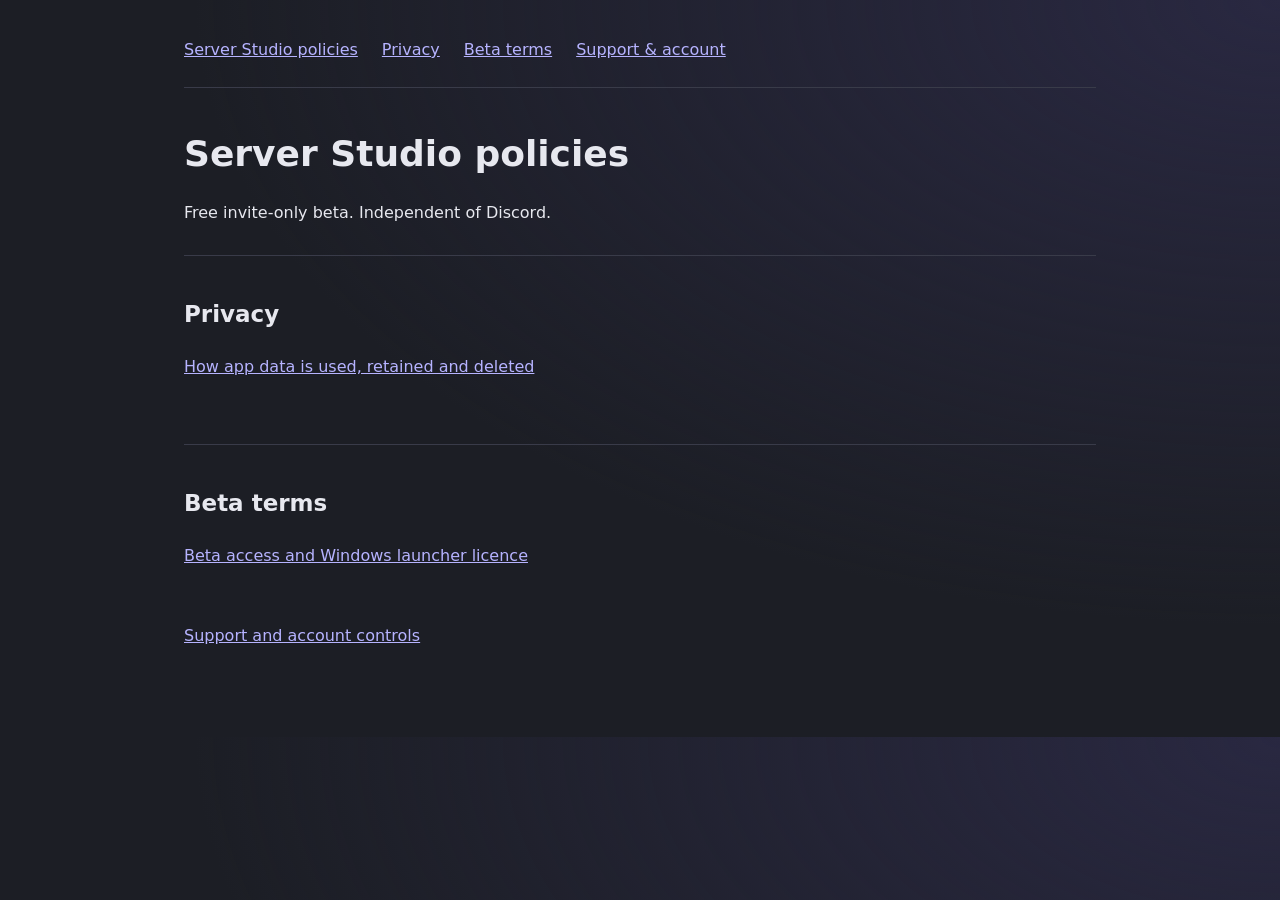
<file: index.html>
<!doctype html><html lang="en"><head><meta charset="utf-8"><meta name="viewport" content="width=device-width,initial-scale=1"><title>Policies · Server Studio</title><link rel="stylesheet" href="style.css"></head><body><main><nav aria-label="Policy navigation"><a href="index.html">Server Studio policies</a><a href="privacy.html">Privacy</a><a href="terms.html">Beta terms</a><a href="https://serverstudio-beta.159-13-41-129.sslip.io/support">Support &amp; account</a></nav><h1>Server Studio policies</h1><p>Free invite-only beta. Independent of Discord.</p><section><h2>Privacy</h2><p><a href="privacy.html">How app data is used, retained and deleted</a></p></section><section><h2>Beta terms</h2><p><a href="terms.html">Beta access and Windows launcher licence</a></p></section><p><a href="https://serverstudio-beta.159-13-41-129.sslip.io/support">Support and account controls</a></p></main></body></html>
</file>
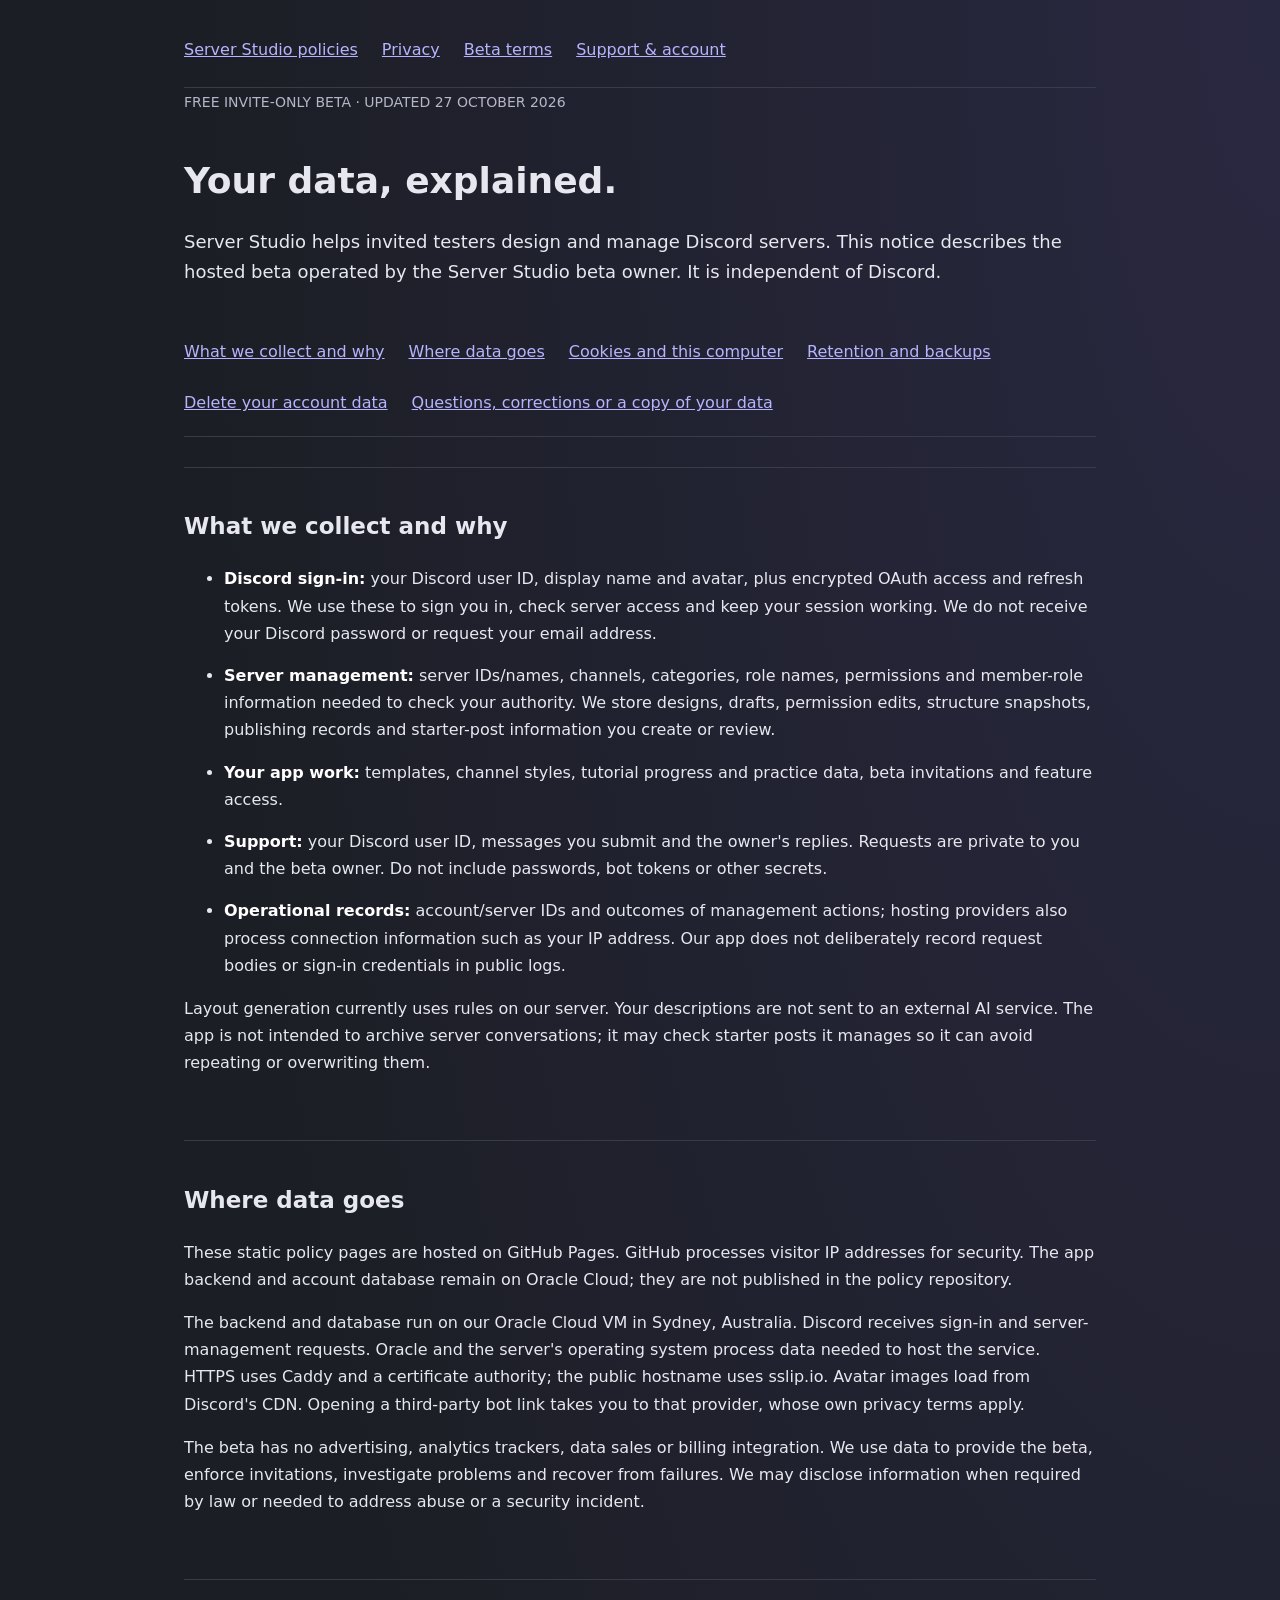
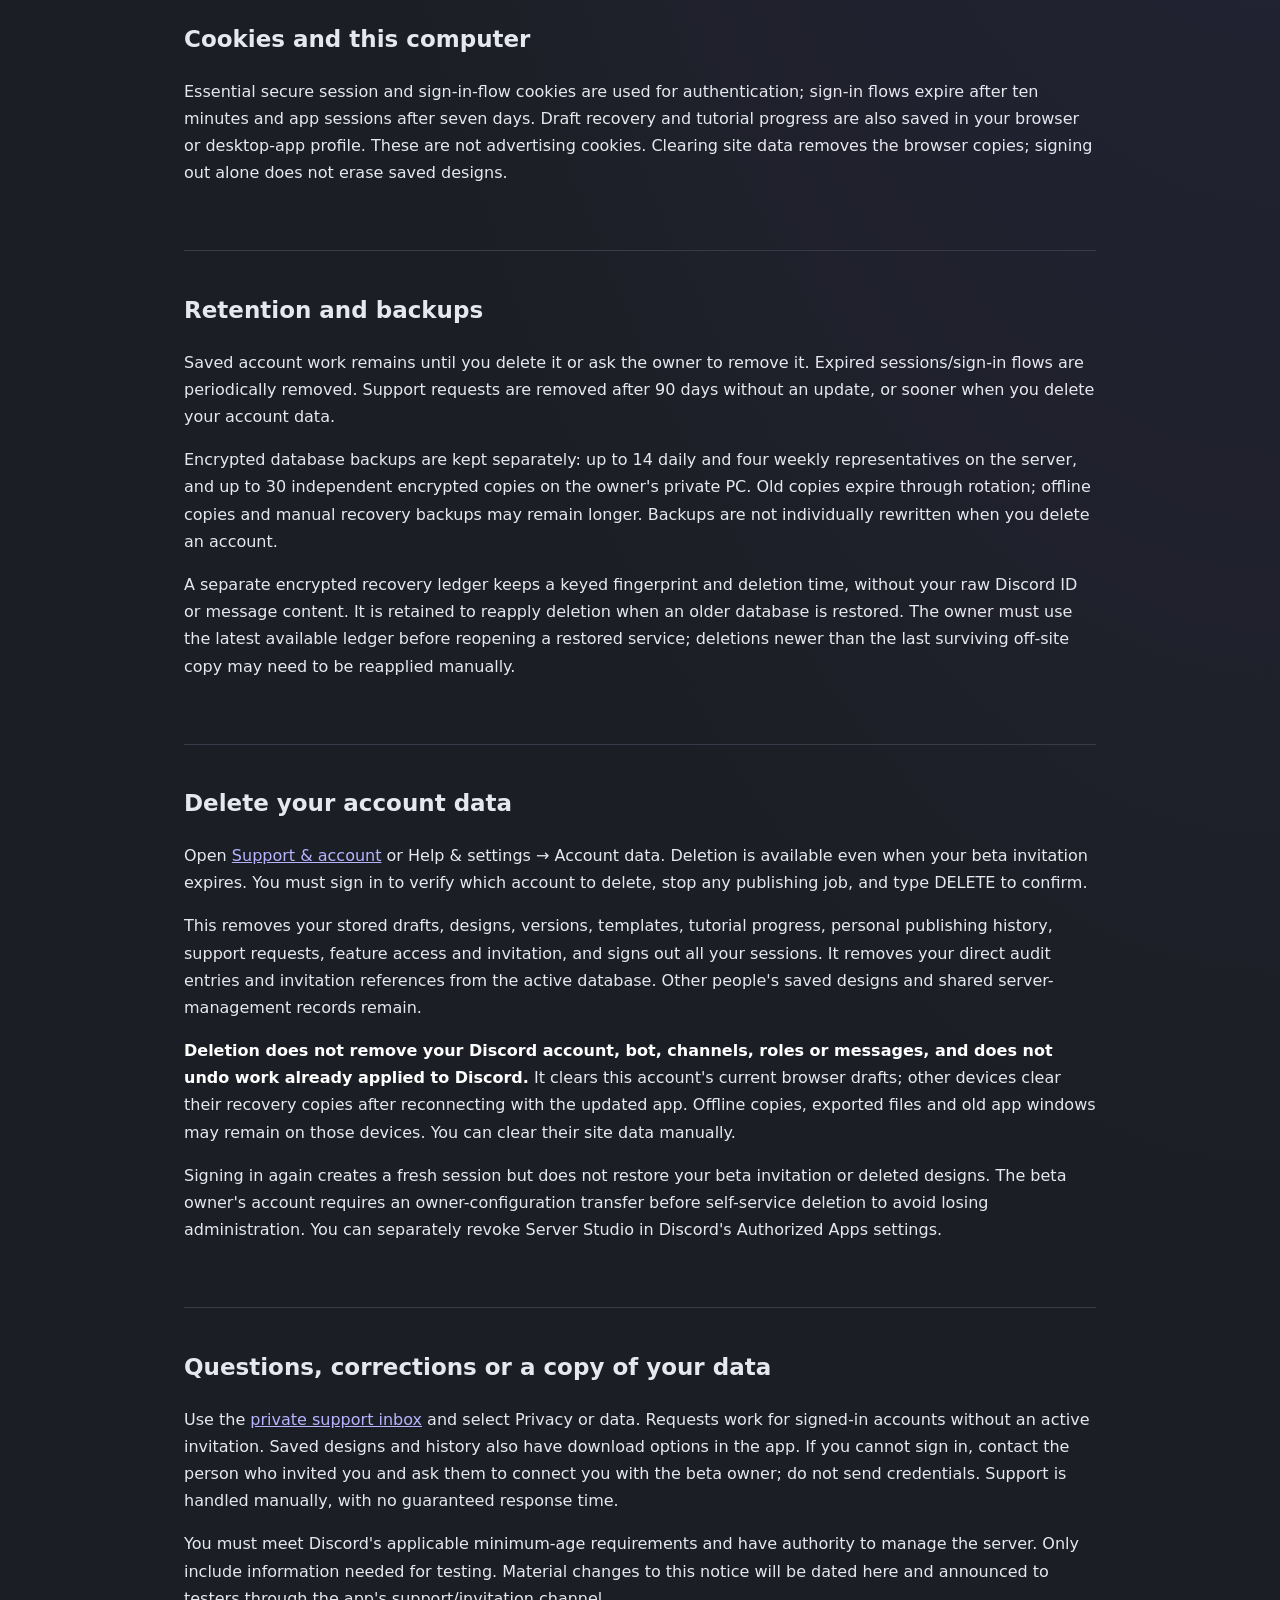
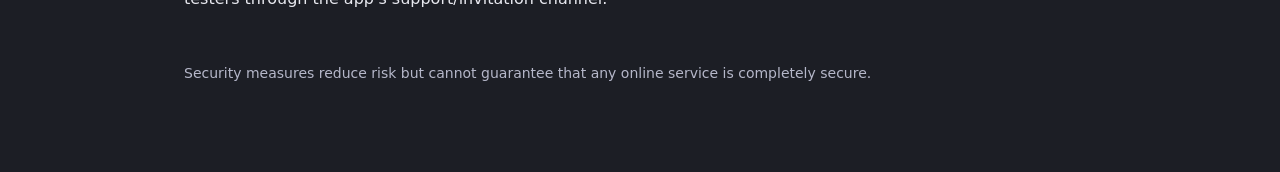
<file: privacy.html>
<!doctype html><html lang="en"><head><meta charset="utf-8"><meta name="viewport" content="width=device-width,initial-scale=1"><title>Privacy · Server Studio</title><link rel="stylesheet" href="style.css"></head><body><main><nav aria-label="Policy navigation"><a href="index.html">Server Studio policies</a><a href="privacy.html">Privacy</a><a href="terms.html">Beta terms</a><a href="https://serverstudio-beta.159-13-41-129.sslip.io/support">Support &amp; account</a></nav><span class="info-eyebrow">FREE INVITE-ONLY BETA · UPDATED 27 OCTOBER 2026</span><h1>Your data, explained.</h1><p class="info-lead">Server Studio helps invited testers design and manage Discord servers. This notice describes the hosted beta operated by the Server Studio beta owner. It is independent of Discord.</p>
<nav class="privacy-contents" aria-label="Privacy notice contents"><a href="#privacy-section-1">What we collect and why</a><a href="#privacy-section-2">Where data goes</a><a href="#privacy-section-3">Cookies and this computer</a><a href="#privacy-section-4">Retention and backups</a><a href="#privacy-section-5">Delete your account data</a><a href="#privacy-section-6">Questions, corrections or a copy of your data</a></nav><section id="privacy-section-1"><h2>What we collect and why</h2><ul><li><strong>Discord sign-in:</strong> your Discord user ID, display name and avatar, plus encrypted OAuth access and refresh tokens. We use these to sign you in, check server access and keep your session working. We do not receive your Discord password or request your email address.</li><li><strong>Server management:</strong> server IDs/names, channels, categories, role names, permissions and member-role information needed to check your authority. We store designs, drafts, permission edits, structure snapshots, publishing records and starter-post information you create or review.</li><li><strong>Your app work:</strong> templates, channel styles, tutorial progress and practice data, beta invitations and feature access.</li><li><strong>Support:</strong> your Discord user ID, messages you submit and the owner's replies. Requests are private to you and the beta owner. Do not include passwords, bot tokens or other secrets.</li><li><strong>Operational records:</strong> account/server IDs and outcomes of management actions; hosting providers also process connection information such as your IP address. Our app does not deliberately record request bodies or sign-in credentials in public logs.</li></ul><p>Layout generation currently uses rules on our server. Your descriptions are not sent to an external AI service. The app is not intended to archive server conversations; it may check starter posts it manages so it can avoid repeating or overwriting them.</p></section>
<section id="privacy-section-2"><h2>Where data goes</h2><p>These static policy pages are hosted on GitHub Pages. GitHub processes visitor IP addresses for security. The app backend and account database remain on Oracle Cloud; they are not published in the policy repository.</p><p>The backend and database run on our Oracle Cloud VM in Sydney, Australia. Discord receives sign-in and server-management requests. Oracle and the server's operating system process data needed to host the service. HTTPS uses Caddy and a certificate authority; the public hostname uses sslip.io. Avatar images load from Discord's CDN. Opening a third-party bot link takes you to that provider, whose own privacy terms apply.</p><p>The beta has no advertising, analytics trackers, data sales or billing integration. We use data to provide the beta, enforce invitations, investigate problems and recover from failures. We may disclose information when required by law or needed to address abuse or a security incident.</p></section>
<section id="privacy-section-3"><h2>Cookies and this computer</h2><p>Essential secure session and sign-in-flow cookies are used for authentication; sign-in flows expire after ten minutes and app sessions after seven days. Draft recovery and tutorial progress are also saved in your browser or desktop-app profile. These are not advertising cookies. Clearing site data removes the browser copies; signing out alone does not erase saved designs.</p></section>
<section id="privacy-section-4"><h2>Retention and backups</h2><p>Saved account work remains until you delete it or ask the owner to remove it. Expired sessions/sign-in flows are periodically removed. Support requests are removed after 90 days without an update, or sooner when you delete your account data.</p><p>Encrypted database backups are kept separately: up to 14 daily and four weekly representatives on the server, and up to 30 independent encrypted copies on the owner's private PC. Old copies expire through rotation; offline copies and manual recovery backups may remain longer. Backups are not individually rewritten when you delete an account.</p><p>A separate encrypted recovery ledger keeps a keyed fingerprint and deletion time, without your raw Discord ID or message content. It is retained to reapply deletion when an older database is restored. The owner must use the latest available ledger before reopening a restored service; deletions newer than the last surviving off-site copy may need to be reapplied manually.</p></section>
<section id="privacy-section-5"><h2>Delete your account data</h2><p>Open <a href="https://serverstudio-beta.159-13-41-129.sslip.io/support#delete">Support & account</a> or Help & settings → Account data. Deletion is available even when your beta invitation expires. You must sign in to verify which account to delete, stop any publishing job, and type DELETE to confirm.</p><p>This removes your stored drafts, designs, versions, templates, tutorial progress, personal publishing history, support requests, feature access and invitation, and signs out all your sessions. It removes your direct audit entries and invitation references from the active database. Other people's saved designs and shared server-management records remain.</p><p><strong>Deletion does not remove your Discord account, bot, channels, roles or messages, and does not undo work already applied to Discord.</strong> It clears this account's current browser drafts; other devices clear their recovery copies after reconnecting with the updated app. Offline copies, exported files and old app windows may remain on those devices. You can clear their site data manually.</p><p>Signing in again creates a fresh session but does not restore your beta invitation or deleted designs. The beta owner's account requires an owner-configuration transfer before self-service deletion to avoid losing administration. You can separately revoke Server Studio in Discord's Authorized Apps settings.</p></section>
<section id="privacy-section-6"><h2>Questions, corrections or a copy of your data</h2><p>Use the <a href="https://serverstudio-beta.159-13-41-129.sslip.io/support">private support inbox</a> and select Privacy or data. Requests work for signed-in accounts without an active invitation. Saved designs and history also have download options in the app. If you cannot sign in, contact the person who invited you and ask them to connect you with the beta owner; do not send credentials. Support is handled manually, with no guaranteed response time.</p><p>You must meet Discord's applicable minimum-age requirements and have authority to manage the server. Only include information needed for testing. Material changes to this notice will be dated here and announced to testers through the app's support/invitation channel.</p></section><p class="info-foot">Security measures reduce risk but cannot guarantee that any online service is completely secure.</p></main></body></html>
</file>
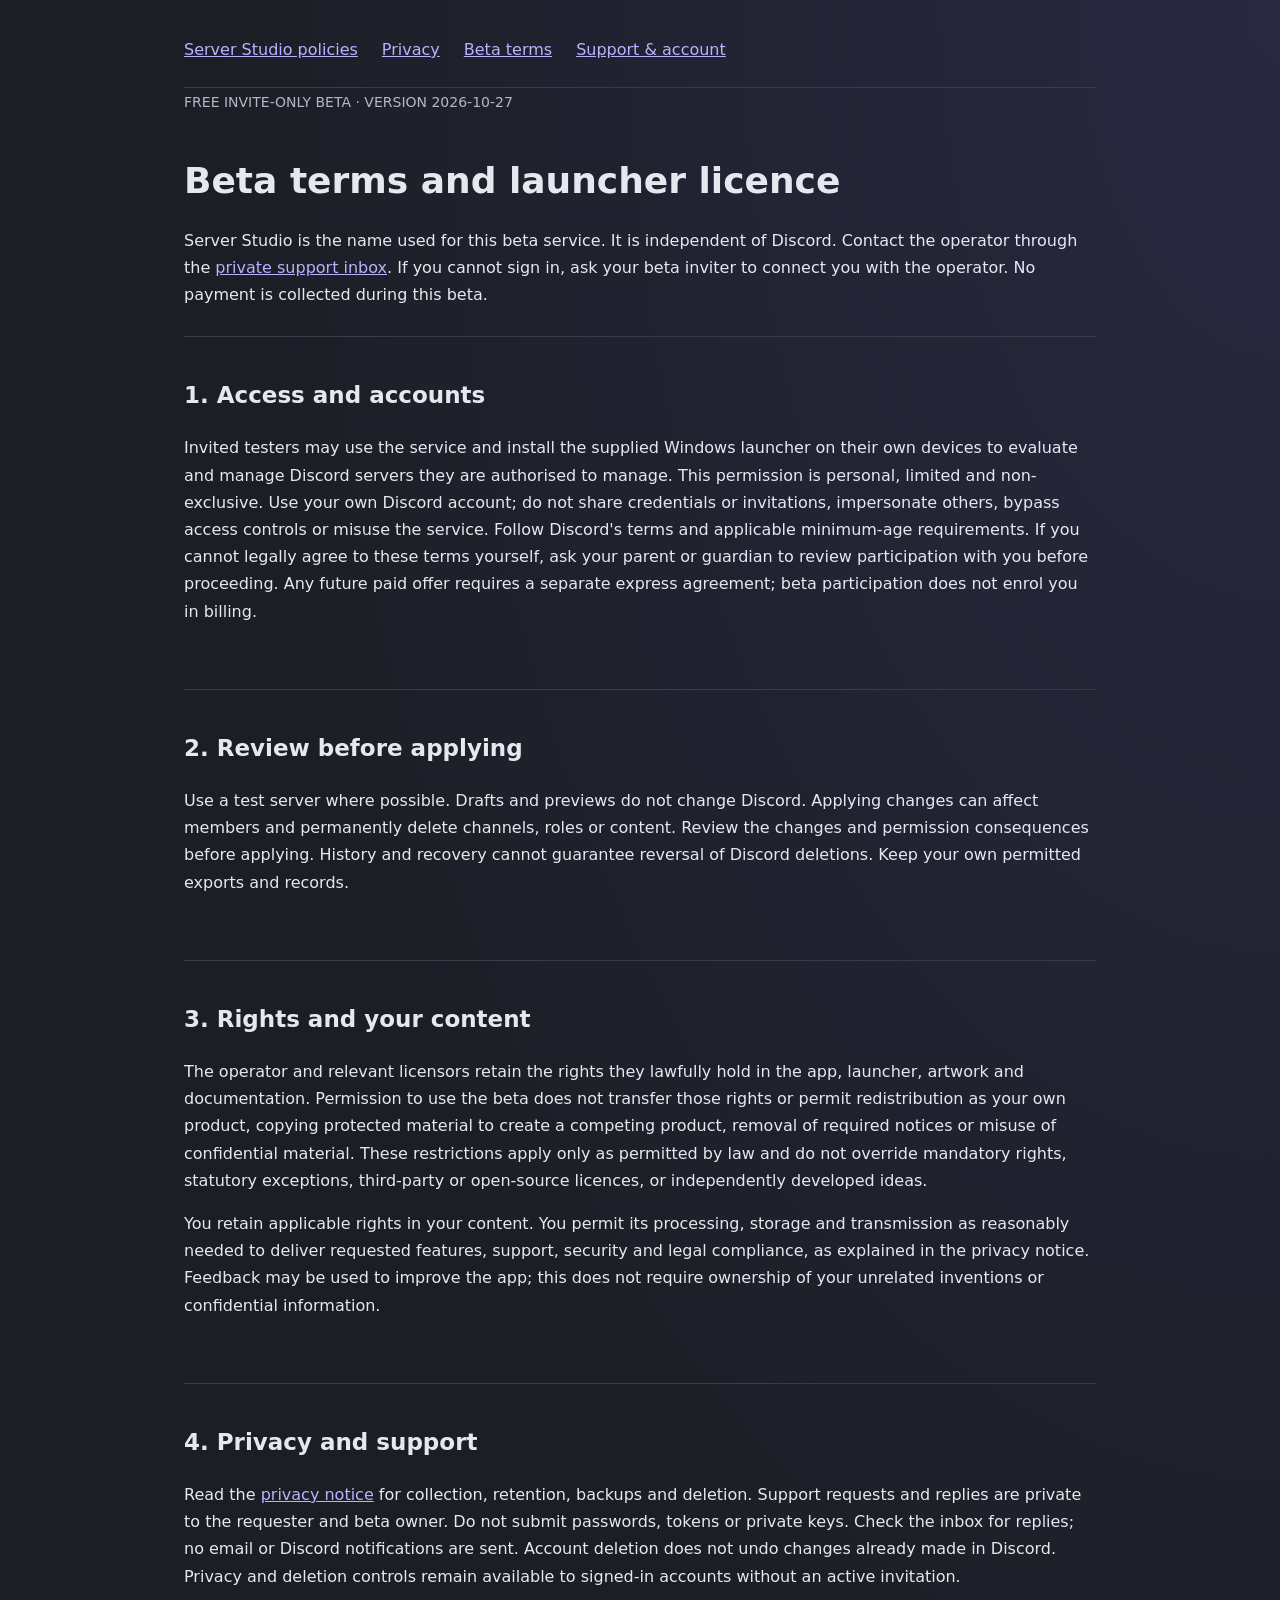
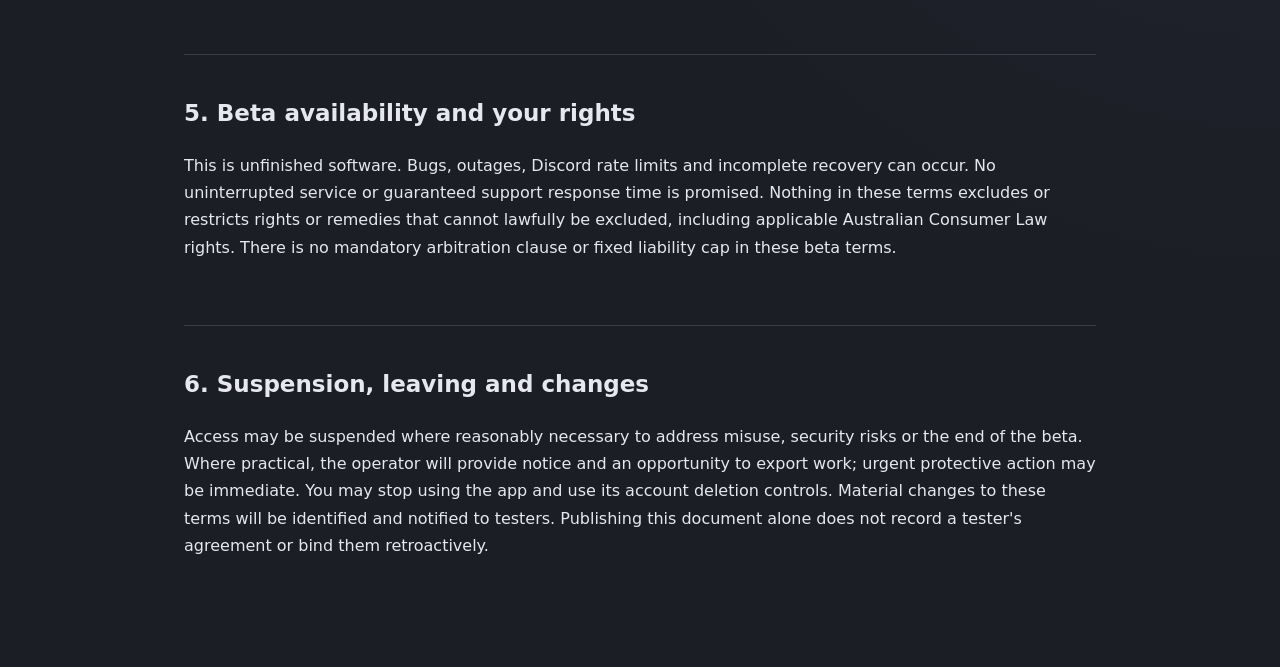
<file: terms.html>
<!doctype html><html lang="en"><head><meta charset="utf-8"><meta name="viewport" content="width=device-width,initial-scale=1"><title>Beta terms · Server Studio</title><link rel="stylesheet" href="style.css"></head><body><main><nav aria-label="Policy navigation"><a href="index.html">Server Studio policies</a><a href="privacy.html">Privacy</a><a href="terms.html">Beta terms</a><a href="https://serverstudio-beta.159-13-41-129.sslip.io/support">Support &amp; account</a></nav><span class="info-eyebrow">FREE INVITE-ONLY BETA · VERSION 2026-10-27</span><h1>Beta terms and launcher licence</h1><p>Server Studio is the name used for this beta service. It is independent of Discord. Contact the operator through the <a href="https://serverstudio-beta.159-13-41-129.sslip.io/support">private support inbox</a>. If you cannot sign in, ask your beta inviter to connect you with the operator. No payment is collected during this beta.</p>
<section><h2>1. Access and accounts</h2><p>Invited testers may use the service and install the supplied Windows launcher on their own devices to evaluate and manage Discord servers they are authorised to manage. This permission is personal, limited and non-exclusive. Use your own Discord account; do not share credentials or invitations, impersonate others, bypass access controls or misuse the service. Follow Discord's terms and applicable minimum-age requirements. If you cannot legally agree to these terms yourself, ask your parent or guardian to review participation with you before proceeding. Any future paid offer requires a separate express agreement; beta participation does not enrol you in billing.</p></section>
<section><h2>2. Review before applying</h2><p>Use a test server where possible. Drafts and previews do not change Discord. Applying changes can affect members and permanently delete channels, roles or content. Review the changes and permission consequences before applying. History and recovery cannot guarantee reversal of Discord deletions. Keep your own permitted exports and records.</p></section>
<section><h2>3. Rights and your content</h2><p>The operator and relevant licensors retain the rights they lawfully hold in the app, launcher, artwork and documentation. Permission to use the beta does not transfer those rights or permit redistribution as your own product, copying protected material to create a competing product, removal of required notices or misuse of confidential material. These restrictions apply only as permitted by law and do not override mandatory rights, statutory exceptions, third-party or open-source licences, or independently developed ideas.</p><p>You retain applicable rights in your content. You permit its processing, storage and transmission as reasonably needed to deliver requested features, support, security and legal compliance, as explained in the privacy notice. Feedback may be used to improve the app; this does not require ownership of your unrelated inventions or confidential information.</p></section>
<section><h2>4. Privacy and support</h2><p>Read the <a href="privacy.html">privacy notice</a> for collection, retention, backups and deletion. Support requests and replies are private to the requester and beta owner. Do not submit passwords, tokens or private keys. Check the inbox for replies; no email or Discord notifications are sent. Account deletion does not undo changes already made in Discord. Privacy and deletion controls remain available to signed-in accounts without an active invitation.</p></section>
<section><h2>5. Beta availability and your rights</h2><p>This is unfinished software. Bugs, outages, Discord rate limits and incomplete recovery can occur. No uninterrupted service or guaranteed support response time is promised. Nothing in these terms excludes or restricts rights or remedies that cannot lawfully be excluded, including applicable Australian Consumer Law rights. There is no mandatory arbitration clause or fixed liability cap in these beta terms.</p></section>
<section><h2>6. Suspension, leaving and changes</h2><p>Access may be suspended where reasonably necessary to address misuse, security risks or the end of the beta. Where practical, the operator will provide notice and an opportunity to export work; urgent protective action may be immediate. You may stop using the app and use its account deletion controls. Material changes to these terms will be identified and notified to testers. Publishing this document alone does not record a tester's agreement or bind them retroactively.</p></section></main></body></html>
</file>
<file: style.css>
*{box-sizing:border-box}html{color-scheme:dark}body{margin:0;background:radial-gradient(ellipse at top right,#292841 0,transparent 60%),#1c1e25;color:#e7e8ef;font:16px/1.7 system-ui,sans-serif}main{max-width:960px;margin:auto;padding:36px 24px 72px}nav{display:flex;flex-wrap:wrap;gap:24px;padding-bottom:24px;border-bottom:1px solid #393b49}a{color:#b6b3ff}h1{font-size:36px;line-height:1.2;margin-top:44px}h2{font-size:23px}section{padding:20px 0;border-top:1px solid #393b49;margin-top:28px}li{margin-bottom:15px}.info-eyebrow,.info-foot{color:#b5b7c9;font-size:14px}.privacy-contents{margin:30px 0;padding:20px 0}.info-lead{font-size:18px}strong{color:#fff}:focus-visible{outline:2px solid #aaa6ff;outline-offset:4px}@media(max-width:540px){h1{font-size:30px}main{padding:20px}}
</file>
